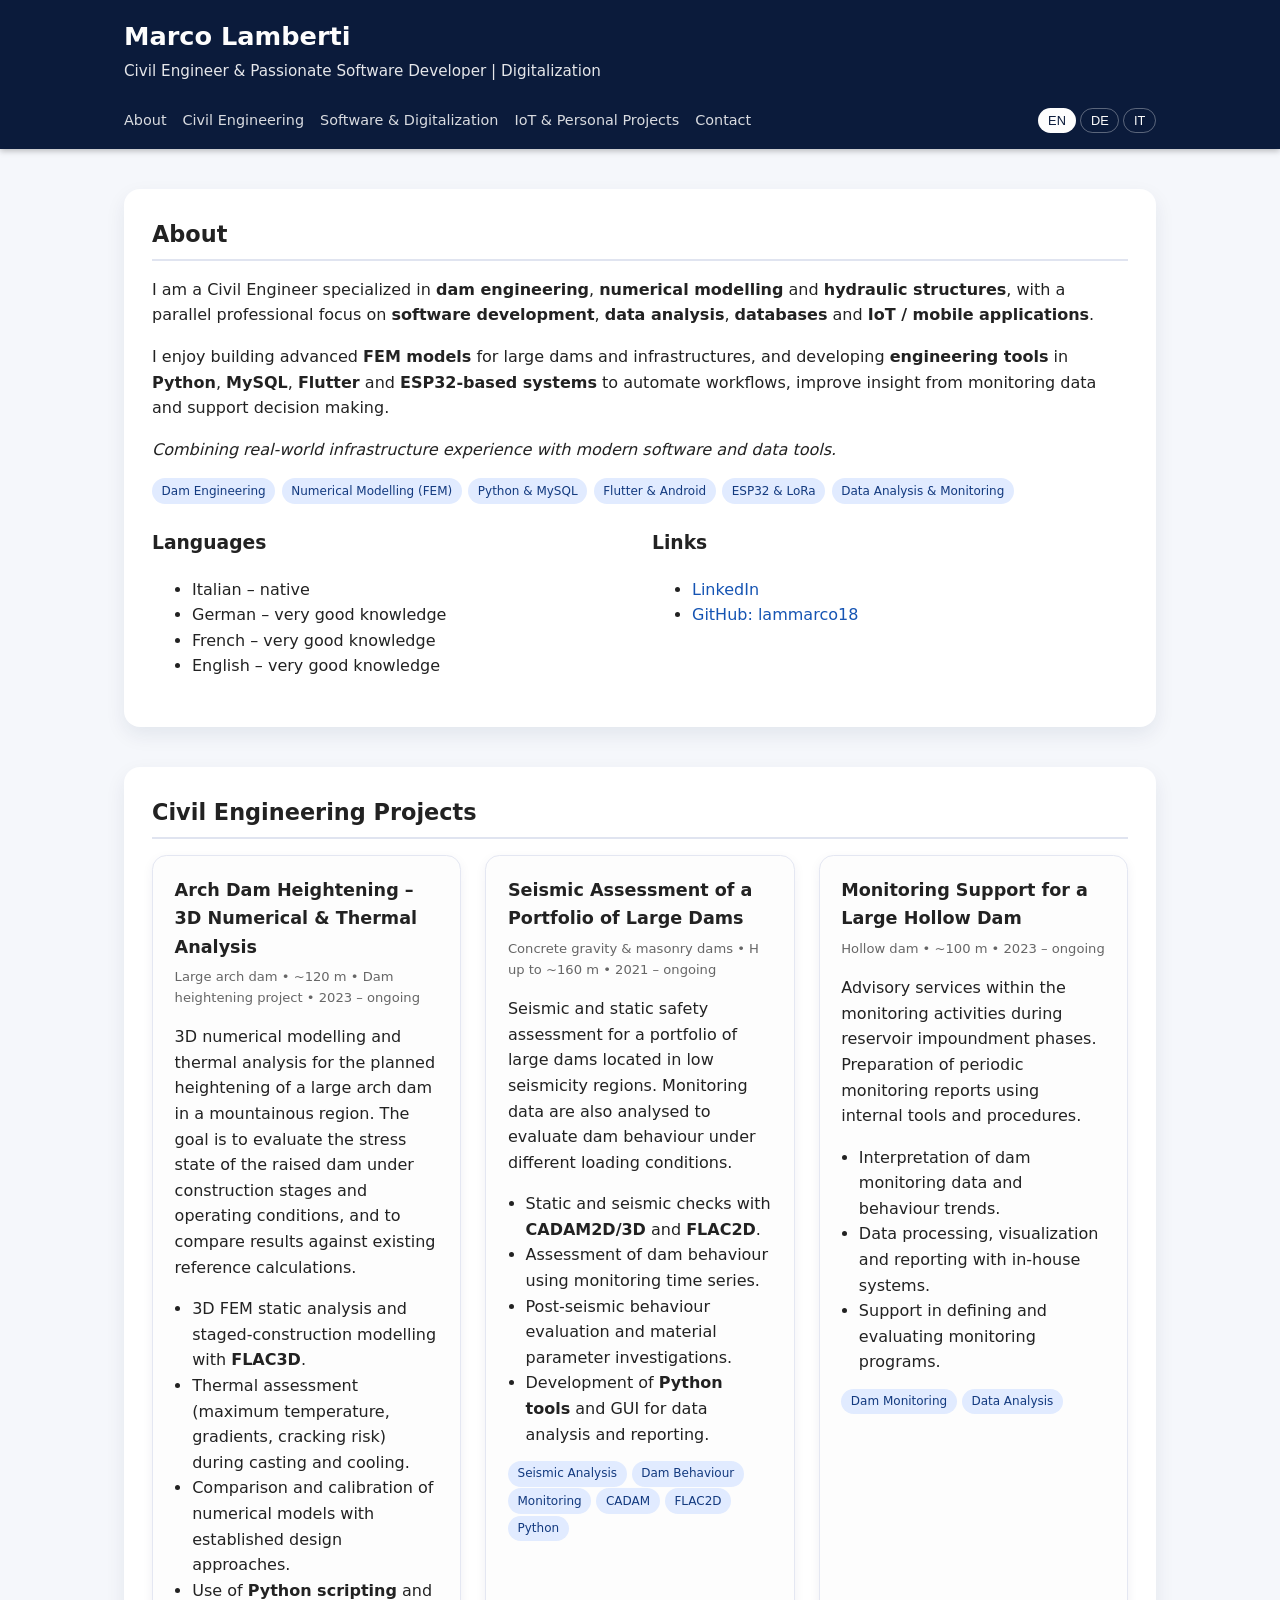
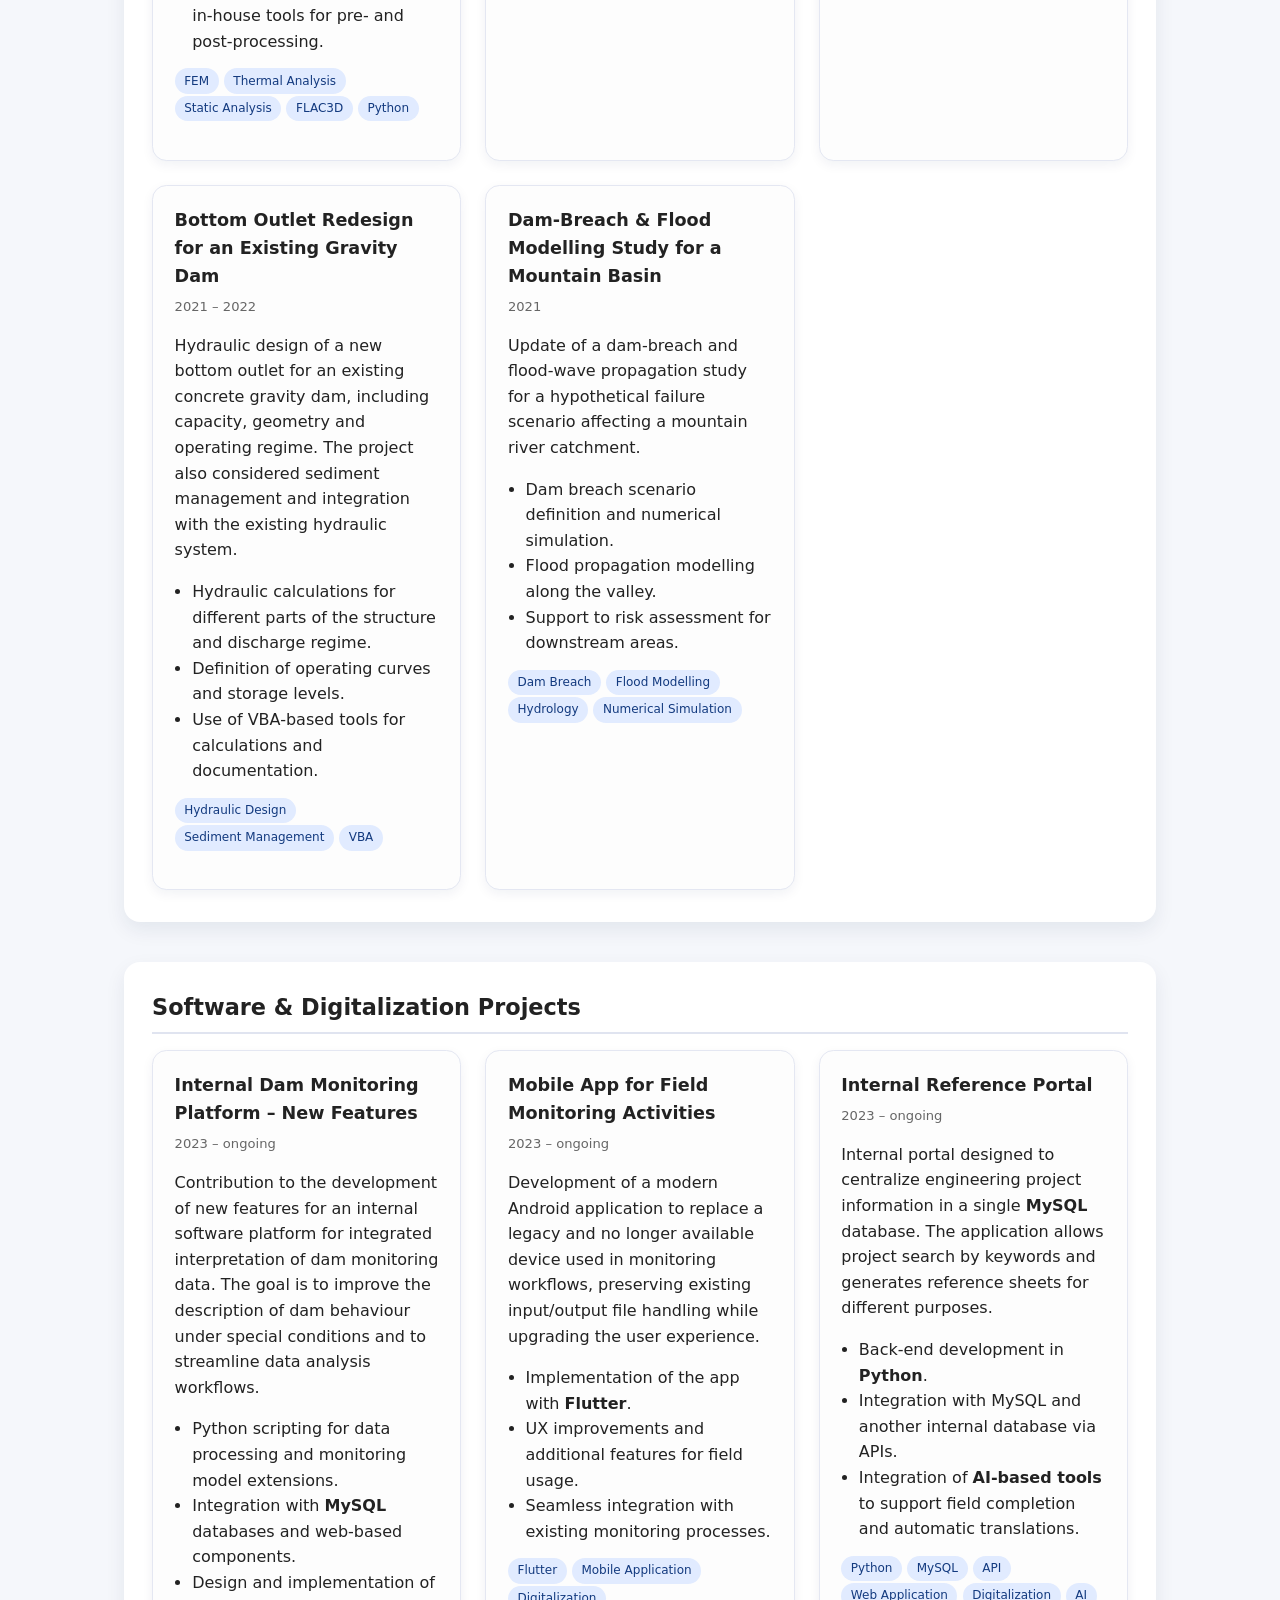
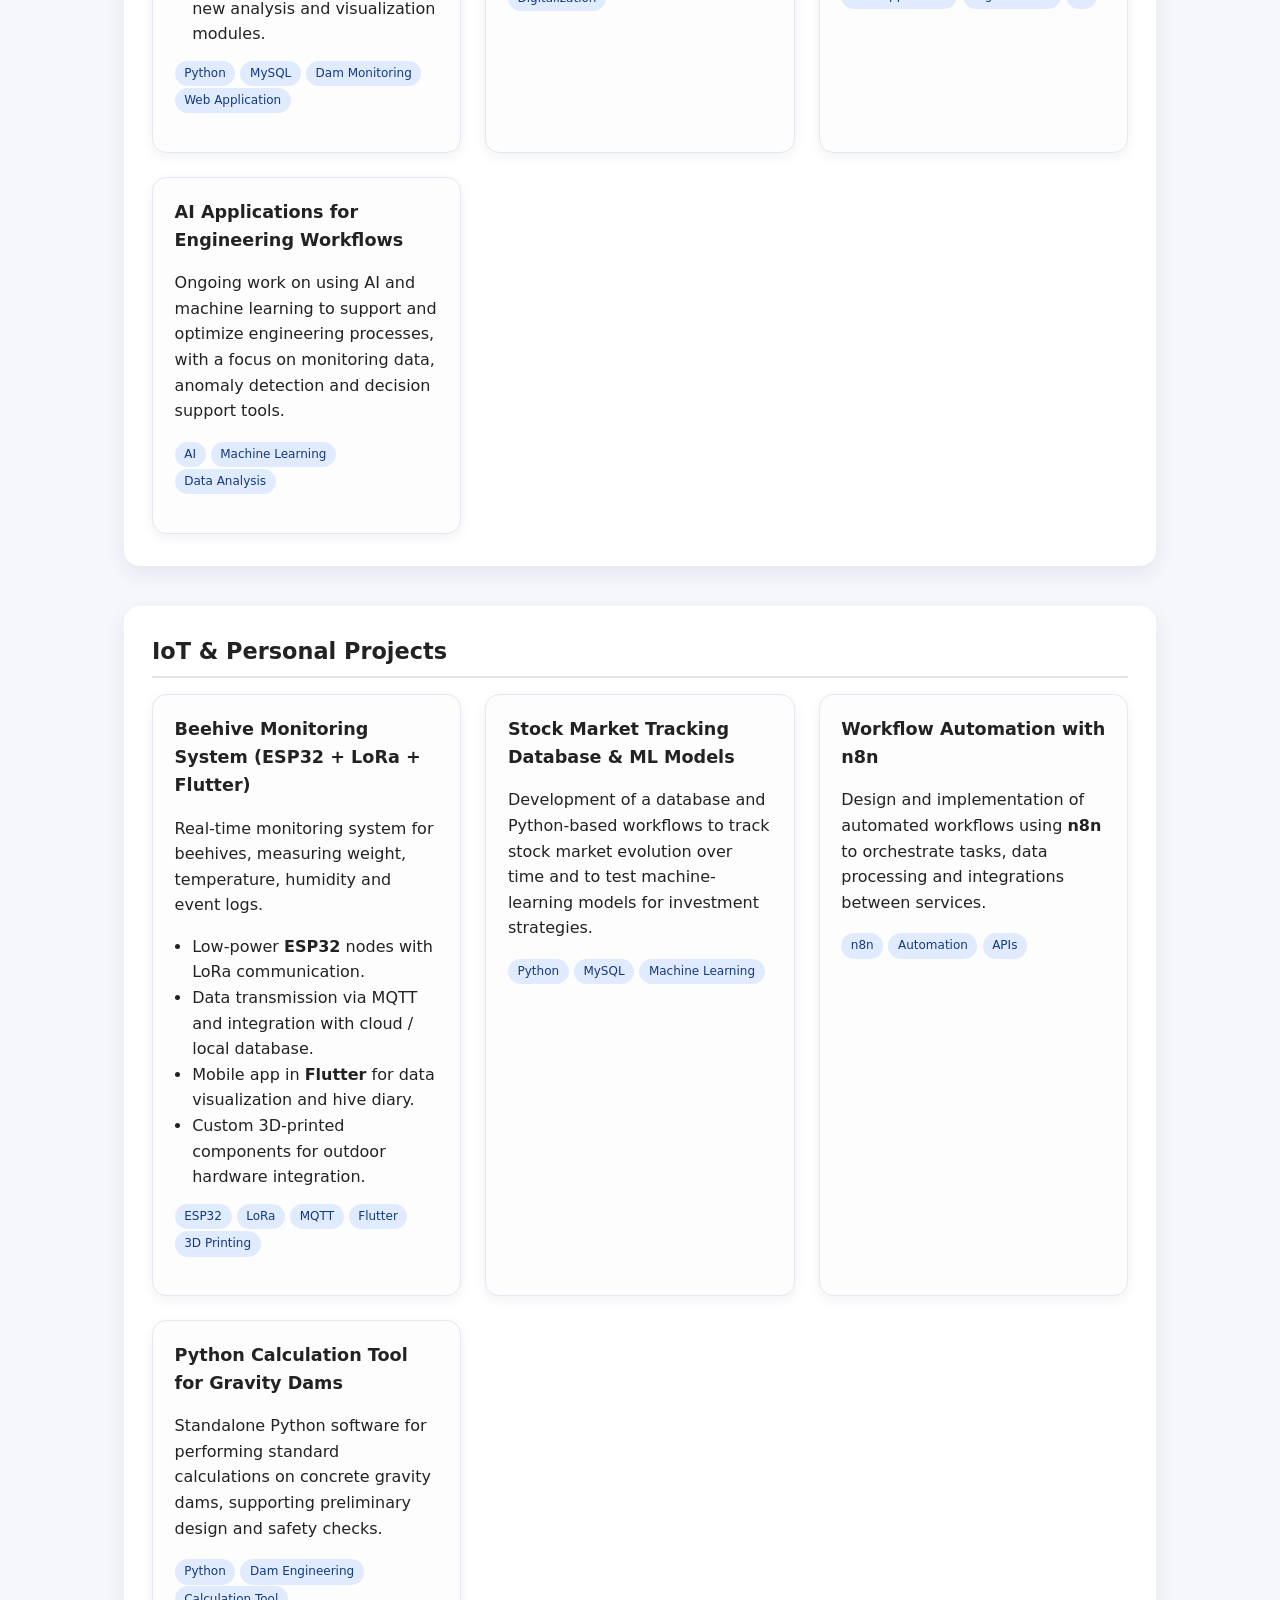
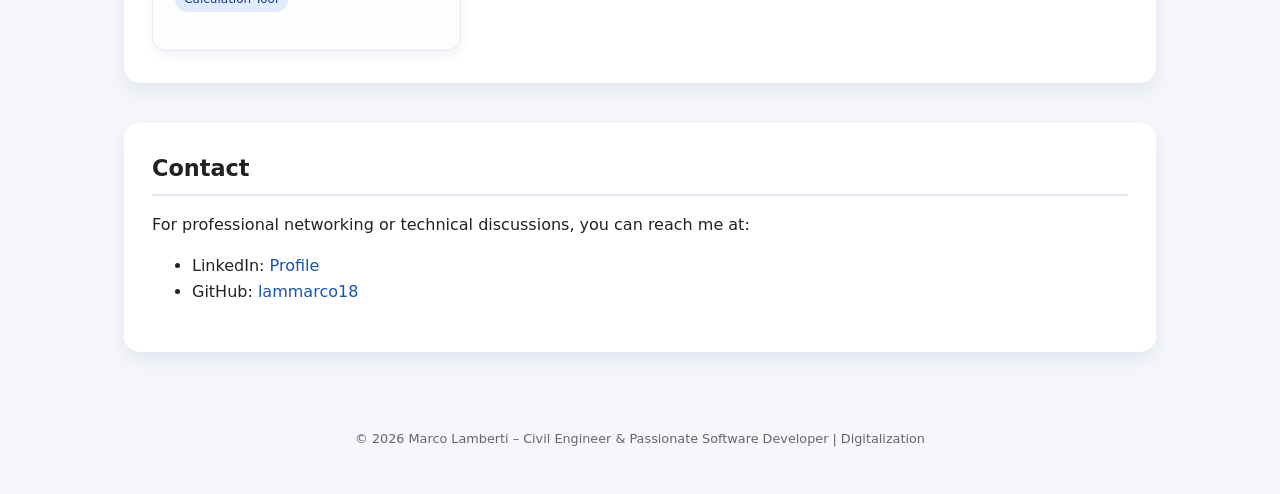
<file: index.html>
<!DOCTYPE html>
<html lang="en">
<head>
  <meta charset="UTF-8" />
  <title>Marco Lamberti – Civil Engineer & Passionate Software Developer | Digitalization</title>
  <meta name="viewport" content="width=device-width, initial-scale=1" />
  <meta name="description" content="Portfolio of Marco Lamberti, Civil Engineer specialized in dam engineering, numerical modelling and engineering software development (Python, MySQL, Flutter, IoT).">
  <link rel="stylesheet" href="style.css" />
</head>
<body>
  <header class="site-header">
    <div class="container header-inner">
      <div>
        <h1 class="site-title">Marco Lamberti</h1>
        <p class="site-subtitle">Civil Engineer &amp; Passionate Software Developer | Digitalization</p>
      </div>
      <nav class="main-nav">
        <a href="#about">About</a>
        <a href="#civil">Civil Engineering</a>
        <a href="#software">Software &amp; Digitalization</a>
        <a href="#iot">IoT &amp; Personal Projects</a>
        <a href="#contact">Contact</a>
      </nav>
      <div class="lang-switch">
        <button data-lang="en" class="lang-btn active">EN</button>
        <button data-lang="de" class="lang-btn">DE</button>
        <button data-lang="it" class="lang-btn">IT</button>
      </div>
    </div>
  </header>

  <main class="container">

    <!-- ================= ENGLISH ================= -->
    <section class="lang-section" data-lang="en">
      <section id="about" class="section-block">
        <h2>About</h2>
        <p>
          I am a Civil Engineer specialized in <strong>dam engineering</strong>, 
          <strong>numerical modelling</strong> and <strong>hydraulic structures</strong>,
          with a parallel professional focus on <strong>software development</strong>,
          <strong>data analysis</strong>, <strong>databases</strong> and 
          <strong>IoT / mobile applications</strong>.
        </p>
        <p>
          I enjoy building advanced <strong>FEM models</strong> for large dams and
          infrastructures, and developing <strong>engineering tools</strong> in 
          <strong>Python</strong>, <strong>MySQL</strong>, <strong>Flutter</strong> and 
          <strong>ESP32-based systems</strong> to automate workflows, improve insight 
          from monitoring data and support decision making.
        </p>
        <p class="tagline">
          Combining real-world infrastructure experience with modern software and data tools.
        </p>

        <div class="chips">
          <span class="chip">Dam Engineering</span>
          <span class="chip">Numerical Modelling (FEM)</span>
          <span class="chip">Python &amp; MySQL</span>
          <span class="chip">Flutter &amp; Android</span>
          <span class="chip">ESP32 &amp; LoRa</span>
          <span class="chip">Data Analysis &amp; Monitoring</span>
        </div>

        <div class="info-grid">
          <div>
            <h3>Languages</h3>
            <ul>
              <li>Italian – native</li>
              <li>German – very good knowledge</li>
              <li>French – very good knowledge</li>
              <li>English – very good knowledge</li>
            </ul>
          </div>
          <div>
            <h3>Links</h3>
            <ul>
              <li><a href="https://www.linkedin.com/in/marco-lamberti-engineer" target="_blank" rel="noopener">LinkedIn</a></li>
              <li><a href="https://github.com/lammarco18" target="_blank" rel="noopener">GitHub: lammarco18</a></li>
            </ul>
          </div>
        </div>
      </section>

      <section id="civil" class="section-block">
        <h2>Civil Engineering Projects</h2>
        <div class="card-grid">

          <article class="card">
            <h3>Arch Dam Heightening – 3D Numerical &amp; Thermal Analysis</h3>
            <p class="card-meta">Large arch dam • ~120 m • Dam heightening project • 2023 – ongoing</p>
            <p>
              3D numerical modelling and thermal analysis for the planned heightening of a 
              large arch dam in a mountainous region. The goal is to evaluate the stress state 
              of the raised dam under construction stages and operating conditions, and to compare 
              results against existing reference calculations.
            </p>
            <ul class="card-list">
              <li>3D FEM static analysis and staged-construction modelling with <strong>FLAC3D</strong>.</li>
              <li>Thermal assessment (maximum temperature, gradients, cracking risk) during casting and cooling.</li>
              <li>Comparison and calibration of numerical models with established design approaches.</li>
              <li>Use of <strong>Python scripting</strong> and in-house tools for pre- and post-processing.</li>
            </ul>
            <p class="card-tags">
              <span class="chip">FEM</span>
              <span class="chip">Thermal Analysis</span>
              <span class="chip">Static Analysis</span>
              <span class="chip">FLAC3D</span>
              <span class="chip">Python</span>
            </p>
          </article>

          <article class="card">
            <h3>Seismic Assessment of a Portfolio of Large Dams</h3>
            <p class="card-meta">Concrete gravity &amp; masonry dams • H up to ~160 m • 2021 – ongoing</p>
            <p>
              Seismic and static safety assessment for a portfolio of large dams located in 
              low seismicity regions. Monitoring data are also analysed to evaluate 
              dam behaviour under different loading conditions.
            </p>
            <ul class="card-list">
              <li>Static and seismic checks with <strong>CADAM2D/3D</strong> and <strong>FLAC2D</strong>.</li>
              <li>Assessment of dam behaviour using monitoring time series.</li>
              <li>Post-seismic behaviour evaluation and material parameter investigations.</li>
              <li>Development of <strong>Python tools</strong> and GUI for data analysis and reporting.</li>
            </ul>
            <p class="card-tags">
              <span class="chip">Seismic Analysis</span>
              <span class="chip">Dam Behaviour</span>
              <span class="chip">Monitoring</span>
              <span class="chip">CADAM</span>
              <span class="chip">FLAC2D</span>
              <span class="chip">Python</span>
            </p>
          </article>

          <article class="card">
            <h3>Monitoring Support for a Large Hollow Dam</h3>
            <p class="card-meta">Hollow dam • ~100 m • 2023 – ongoing</p>
            <p>
              Advisory services within the monitoring activities during reservoir 
              impoundment phases. Preparation of periodic monitoring reports using 
              internal tools and procedures.
            </p>
            <ul class="card-list">
              <li>Interpretation of dam monitoring data and behaviour trends.</li>
              <li>Data processing, visualization and reporting with in-house systems.</li>
              <li>Support in defining and evaluating monitoring programs.</li>
            </ul>
            <p class="card-tags">
              <span class="chip">Dam Monitoring</span>
              <span class="chip">Data Analysis</span>
            </p>
          </article>

          <article class="card">
            <h3>Bottom Outlet Redesign for an Existing Gravity Dam</h3>
            <p class="card-meta">2021 – 2022</p>
            <p>
              Hydraulic design of a new bottom outlet for an existing concrete gravity dam, 
              including capacity, geometry and operating regime. The project also considered 
              sediment management and integration with the existing hydraulic system.
            </p>
            <ul class="card-list">
              <li>Hydraulic calculations for different parts of the structure and discharge regime.</li>
              <li>Definition of operating curves and storage levels.</li>
              <li>Use of VBA-based tools for calculations and documentation.</li>
            </ul>
            <p class="card-tags">
              <span class="chip">Hydraulic Design</span>
              <span class="chip">Sediment Management</span>
              <span class="chip">VBA</span>
            </p>
          </article>

          <article class="card">
            <h3>Dam-Breach &amp; Flood Modelling Study for a Mountain Basin</h3>
            <p class="card-meta">2021</p>
            <p>
              Update of a dam-breach and flood-wave propagation study for a hypothetical 
              failure scenario affecting a mountain river catchment.
            </p>
            <ul class="card-list">
              <li>Dam breach scenario definition and numerical simulation.</li>
              <li>Flood propagation modelling along the valley.</li>
              <li>Support to risk assessment for downstream areas.</li>
            </ul>
            <p class="card-tags">
              <span class="chip">Dam Breach</span>
              <span class="chip">Flood Modelling</span>
              <span class="chip">Hydrology</span>
              <span class="chip">Numerical Simulation</span>
            </p>
          </article>

        </div>
      </section>

      <section id="software" class="section-block">
        <h2>Software &amp; Digitalization Projects</h2>
        <div class="card-grid">

          <article class="card">
            <h3>Internal Dam Monitoring Platform – New Features</h3>
            <p class="card-meta">2023 – ongoing</p>
            <p>
              Contribution to the development of new features for an internal software 
              platform for integrated interpretation of dam monitoring data. The goal is to 
              improve the description of dam behaviour under special conditions and to 
              streamline data analysis workflows.
            </p>
            <ul class="card-list">
              <li>Python scripting for data processing and monitoring model extensions.</li>
              <li>Integration with <strong>MySQL</strong> databases and web-based components.</li>
              <li>Design and implementation of new analysis and visualization modules.</li>
            </ul>
            <p class="card-tags">
              <span class="chip">Python</span>
              <span class="chip">MySQL</span>
              <span class="chip">Dam Monitoring</span>
              <span class="chip">Web Application</span>
            </p>
          </article>

          <article class="card">
            <h3>Mobile App for Field Monitoring Activities</h3>
            <p class="card-meta">2023 – ongoing</p>
            <p>
              Development of a modern Android application to replace a legacy and 
              no longer available device used in monitoring workflows, preserving 
              existing input/output file handling while upgrading the user experience.
            </p>
            <ul class="card-list">
              <li>Implementation of the app with <strong>Flutter</strong>.</li>
              <li>UX improvements and additional features for field usage.</li>
              <li>Seamless integration with existing monitoring processes.</li>
            </ul>
            <p class="card-tags">
              <span class="chip">Flutter</span>
              <span class="chip">Mobile Application</span>
              <span class="chip">Digitalization</span>
            </p>
          </article>

          <article class="card">
            <h3>Internal Reference Portal</h3>
            <p class="card-meta">2023 – ongoing</p>
            <p>
              Internal portal designed to centralize engineering project information in a single 
              <strong>MySQL</strong> database. The application allows project search by 
              keywords and generates reference sheets for different purposes.
            </p>
            <ul class="card-list">
              <li>Back-end development in <strong>Python</strong>.</li>
              <li>Integration with MySQL and another internal database via APIs.</li>
              <li>Integration of <strong>AI-based tools</strong> to support field completion and automatic translations.</li>
            </ul>
            <p class="card-tags">
              <span class="chip">Python</span>
              <span class="chip">MySQL</span>
              <span class="chip">API</span>
              <span class="chip">Web Application</span>
              <span class="chip">Digitalization</span>
              <span class="chip">AI</span>
            </p>
          </article>

          <article class="card">
            <h3>AI Applications for Engineering Workflows</h3>
            <p>
              Ongoing work on using AI and machine learning to support and optimize 
              engineering processes, with a focus on monitoring data, anomaly detection 
              and decision support tools.
            </p>
            <p class="card-tags">
              <span class="chip">AI</span>
              <span class="chip">Machine Learning</span>
              <span class="chip">Data Analysis</span>
            </p>
          </article>

        </div>
      </section>

      <section id="iot" class="section-block">
        <h2>IoT &amp; Personal Projects</h2>
        <div class="card-grid">

          <article class="card">
            <h3>Beehive Monitoring System (ESP32 + LoRa + Flutter)</h3>
            <p>
              Real-time monitoring system for beehives, measuring weight, temperature, 
              humidity and event logs.
            </p>
            <ul class="card-list">
              <li>Low-power <strong>ESP32</strong> nodes with LoRa communication.</li>
              <li>Data transmission via MQTT and integration with cloud / local database.</li>
              <li>Mobile app in <strong>Flutter</strong> for data visualization and hive diary.</li>
              <li>Custom 3D-printed components for outdoor hardware integration.</li>
            </ul>
            <p class="card-tags">
              <span class="chip">ESP32</span>
              <span class="chip">LoRa</span>
              <span class="chip">MQTT</span>
              <span class="chip">Flutter</span>
              <span class="chip">3D Printing</span>
            </p>
          </article>

          <article class="card">
            <h3>Stock Market Tracking Database &amp; ML Models</h3>
            <p>
              Development of a database and Python-based workflows to track stock market 
              evolution over time and to test machine-learning models for investment strategies.
            </p>
            <p class="card-tags">
              <span class="chip">Python</span>
              <span class="chip">MySQL</span>
              <span class="chip">Machine Learning</span>
            </p>
          </article>

          <article class="card">
            <h3>Workflow Automation with n8n</h3>
            <p>
              Design and implementation of automated workflows using <strong>n8n</strong> 
              to orchestrate tasks, data processing and integrations between services.
            </p>
            <p class="card-tags">
              <span class="chip">n8n</span>
              <span class="chip">Automation</span>
              <span class="chip">APIs</span>
            </p>
          </article>

          <article class="card">
            <h3>Python Calculation Tool for Gravity Dams</h3>
            <p>
              Standalone Python software for performing standard calculations on concrete 
              gravity dams, supporting preliminary design and safety checks.
            </p>
            <p class="card-tags">
              <span class="chip">Python</span>
              <span class="chip">Dam Engineering</span>
              <span class="chip">Calculation Tool</span>
            </p>
          </article>

        </div>
      </section>

      <section id="contact" class="section-block">
        <h2>Contact</h2>
        <p>
          For professional networking or technical discussions, you can reach me at:
        </p>
        <ul>
          <li>LinkedIn: <a href="https://www.linkedin.com/in/marco-lamberti-engineer" target="_blank" rel="noopener">Profile</a></li>
          <li>GitHub: <a href="https://github.com/lammarco18" target="_blank" rel="noopener">lammarco18</a></li>
        </ul>
      </section>
    </section>

    <!-- ================= DEUTSCH ================= -->
    <section class="lang-section hidden" data-lang="de">
      <section id="about-de" class="section-block">
        <h2>Über mich</h2>
        <p>
          Ich bin Bauingenieur mit Spezialisierung auf <strong>Talsperren</strong>, 
          <strong>numerische Modellierung</strong> und <strong>hydraulische Bauwerke</strong>
          und verfolge parallel eine zweite Laufbahn im Bereich 
          <strong>Softwareentwicklung</strong>, <strong>Datenanalyse</strong>, 
          <strong>Datenbanken</strong> sowie <strong>IoT- und Mobile-Anwendungen</strong>.
        </p>
        <p>
          Ich verbinde praktische Erfahrungen aus Projekten an realen Infrastrukturen mit 
          modernen Werkzeugen wie <strong>Python</strong>, <strong>MySQL</strong>, 
          <strong>Flutter</strong> und <strong>ESP32</strong>, um Arbeitsabläufe zu 
          automatisieren und Monitoringdaten besser zu nutzen.
        </p>

        <h3>Sprachkenntnisse</h3>
        <ul>
          <li>Italienisch – Muttersprache</li>
          <li>Deutsch – Sehr gute Kenntnisse</li>
          <li>Französisch – Sehr gute Kenntnisse</li>
          <li>Englisch – Sehr gute Kenntnisse</li>
        </ul>
      </section>

      <section id="civil-de" class="section-block">
        <h2>Referenzen – Bauingenieurwesen</h2>
        <ul>
          <li><strong>Erhöhung einer Bogenstaumauer</strong> – 3D-FEM- und thermische Nachweise mit FLAC3D.</li>
          <li><strong>Seismische Nachweise für ein Portfolio grosser Talsperren</strong> – statische, seismische und Monitoring-Analysen mit CADAM und FLAC2D.</li>
          <li><strong>Monitoring-Unterstützung für eine grosse Hohlstaumauer</strong> – Auswertung von Monitoringdaten und Berichterstellung.</li>
          <li><strong>Neuauslegung eines Grundablasses</strong> – hydraulische Berechnungen und Sedimentbewirtschaftung.</li>
          <li><strong>Dammbruch- und Flutwellensimulation für ein Gebirgseinzugsgebiet</strong> – Aktualisierung von Modellen und Szenarien.</li>
        </ul>
      </section>

      <section id="software-de" class="section-block">
        <h2>Software &amp; Digitalisierung</h2>
        <ul>
          <li>Mitentwicklung neuer Funktionen einer internen Monitoring-Plattform (Python, MySQL, Webanwendung).</li>
          <li>Entwicklung einer mobilen App für Monitoring-Einsätze im Feld (Flutter, Android).</li>
          <li>Aufbau eines internen Referenzportals für Projektwissen (Python, MySQL, API, KI-Unterstützung).</li>
          <li>Entwicklung von KI-Anwendungen zur Unterstützung und Optimierung von Ingenieurprozessen.</li>
        </ul>
      </section>

      <section id="iot-de" class="section-block">
        <h2>IoT &amp; persönliche Projekte</h2>
        <ul>
          <li>IoT-System für <strong>Bienenstock-Monitoring</strong> (ESP32, LoRa, MQTT, Flutter, 3D-Druck).</li>
          <li>Datenbank und Workflows zur <strong>Aktienmarkt-Analyse</strong> mit ML-Modellen.</li>
          <li><strong>Workflow-Automatisierung</strong> mit n8n.</li>
          <li>Python-Software für <strong>Berechnungen von Gewichtsdämmen</strong>.</li>
        </ul>
      </section>

      <section id="contact-de" class="section-block">
        <h2>Kontakt</h2>
        <p>
          Für berufliches Networking oder technischen Austausch erreichen Sie mich unter:
        </p>
        <ul>
          <li>LinkedIn: <a href="https://www.linkedin.com/in/marco-lamberti-engineer" target="_blank" rel="noopener">Profil</a></li>
          <li>GitHub: <a href="https://github.com/lammarco18" target="_blank" rel="noopener">lammarco18</a></li>
        </ul>
      </section>
    </section>

    <!-- ================= ITALIANO ================= -->
    <section class="lang-section hidden" data-lang="it">
      <section id="about-it" class="section-block">
        <h2>Chi sono</h2>
        <p>
          Sono un Ingegnere Civile specializzato in <strong>ingegneria delle dighe</strong>, 
          <strong>modellazione numerica</strong> e <strong>opere idrauliche</strong>, con una 
          seconda anima professionale nello <strong>sviluppo software</strong>, 
          <strong>analisi dati</strong>, <strong>basi di dati</strong> e 
          <strong>applicazioni IoT e mobile</strong>.
        </p>
        <p>
          Unisco esperienza su progetti reali (dighe, infrastrutture idrauliche) con strumenti 
          moderni come <strong>Python</strong>, <strong>MySQL</strong>, <strong>Flutter</strong> 
          ed <strong>ESP32</strong>, creando strumenti che automatizzano i flussi di lavoro e 
          valorizzano i dati di monitoraggio.
        </p>

        <h3>Lingue</h3>
        <ul>
          <li>Italiano – madrelingua</li>
          <li>Tedesco – ottime conoscenze</li>
          <li>Francese – ottime conoscenze</li>
          <li>Inglese – ottime conoscenze</li>
        </ul>
      </section>

      <section id="civil-it" class="section-block">
        <h2>Progetti di Ingegneria Civile</h2>
        <ul>
          <li><strong>Innalzamento di una diga ad arco</strong> – Modellazione 3D FEM e verifiche statiche e termiche con FLAC3D.</li>
          <li><strong>Verifiche sismiche di un portafoglio di grandi dighe</strong> – Analisi statiche, sismiche e dei dati di monitoraggio.</li>
          <li><strong>Supporto al monitoraggio di una grande diga a gravità cava</strong> – Interpretazione dei dati e redazione di rapporti periodici.</li>
          <li><strong>Ridisegno dello scarico di fondo di una diga</strong> – Progetto idraulico, capacità di scarico e gestione sedimenti.</li>
          <li><strong>Studio di rottura diga e propagazione dell’onda di piena</strong> per un bacino montano.</li>
        </ul>
      </section>

      <section id="software-it" class="section-block">
        <h2>Software &amp; Digitalizzazione</h2>
        <ul>
          <li>Sviluppo di nuove funzionalità per una piattaforma interna di monitoraggio dighe (Python, MySQL, web).</li>
          <li>Sviluppo di una app Android per le attività di monitoraggio in campo (Flutter).</li>
          <li>Sviluppo di un portale interno di referenze per progetti di ingegneria (Python, MySQL, API, strumenti IA).</li>
          <li>Applicazioni di <strong>AI</strong> per ottimizzare processi nel campo dell’ingegneria.</li>
        </ul>
      </section>

      <section id="iot-it" class="section-block">
        <h2>IoT &amp; Progetti Personali</h2>
        <ul>
          <li>Sistema di <strong>monitoraggio arnie</strong> (ESP32, LoRa, MQTT, Flutter, componenti stampati in 3D).</li>
          <li>Database e workflow per <strong>analisi del mercato azionario</strong> con modelli ML.</li>
          <li><strong>Automazione di task</strong> con n8n.</li>
          <li>Software di calcolo per <strong>dighe a gravità</strong> in Python.</li>
        </ul>
      </section>

      <section id="contact-it" class="section-block">
        <h2>Contatti</h2>
        <p>
          Per networking professionale o discussioni tecniche, puoi contattarmi a:
        </p>
        <ul>
          <li>LinkedIn: <a href="https://www.linkedin.com/in/marco-lamberti-engineer" target="_blank" rel="noopener">Profilo</a></li>
          <li>GitHub: <a href="https://github.com/lammarco18" target="_blank" rel="noopener">lammarco18</a></li>
        </ul>
      </section>
    </section>

  </main>

  <footer class="site-footer">
    <div class="container">
      <p>&copy; <span id="year"></span> Marco Lamberti – Civil Engineer &amp; Passionate Software Developer | Digitalization</p>
    </div>
  </footer>

  <script>
    // Language switching
    const langButtons = document.querySelectorAll('.lang-btn');
    const langSections = document.querySelectorAll('.lang-section');

    langButtons.forEach(btn => {
      btn.addEventListener('click', () => {
        const lang = btn.getAttribute('data-lang');
        langButtons.forEach(b => b.classList.remove('active'));
        btn.classList.add('active');
        langSections.forEach(section => {
          if (section.getAttribute('data-lang') === lang) {
            section.classList.remove('hidden');
          } else {
            section.classList.add('hidden');
          }
        });
      });
    });

    // Year in footer
    document.getElementById('year').textContent = new Date().getFullYear();
  </script>
</body>
</html>
</file>
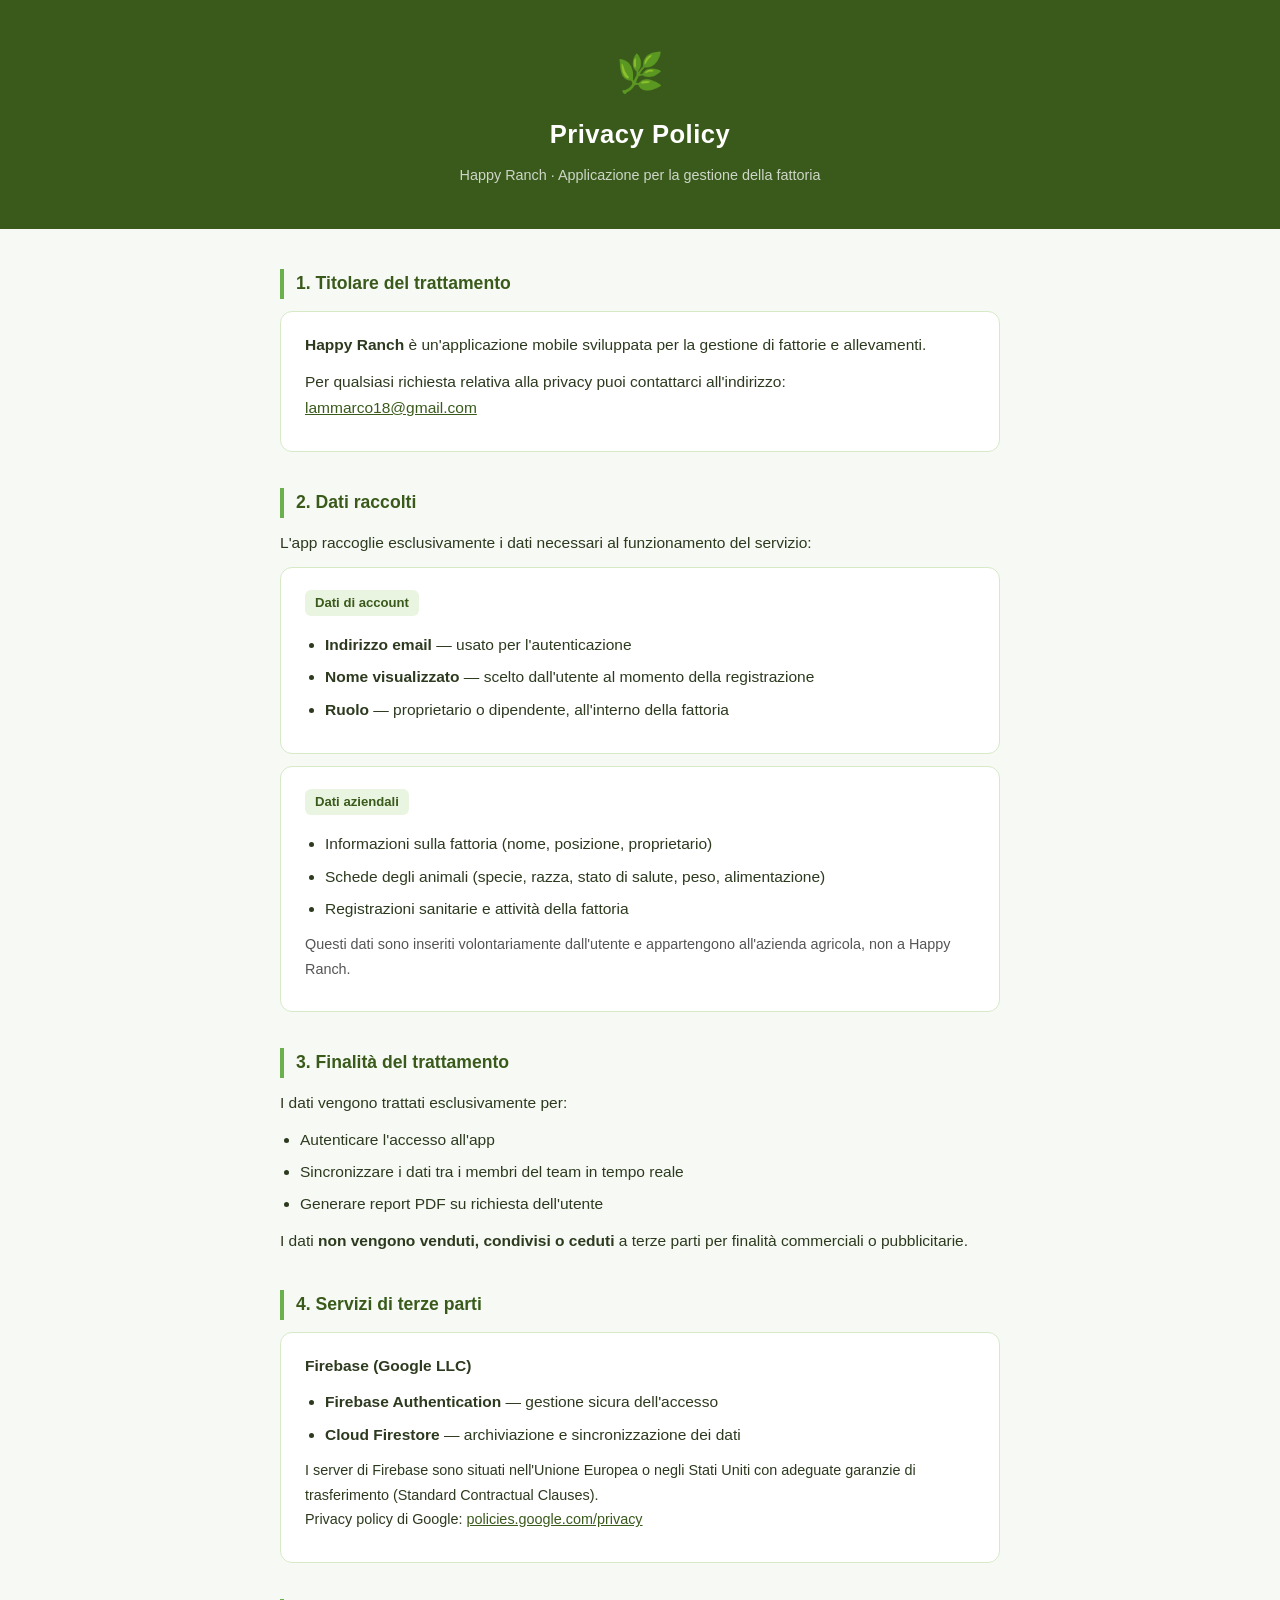
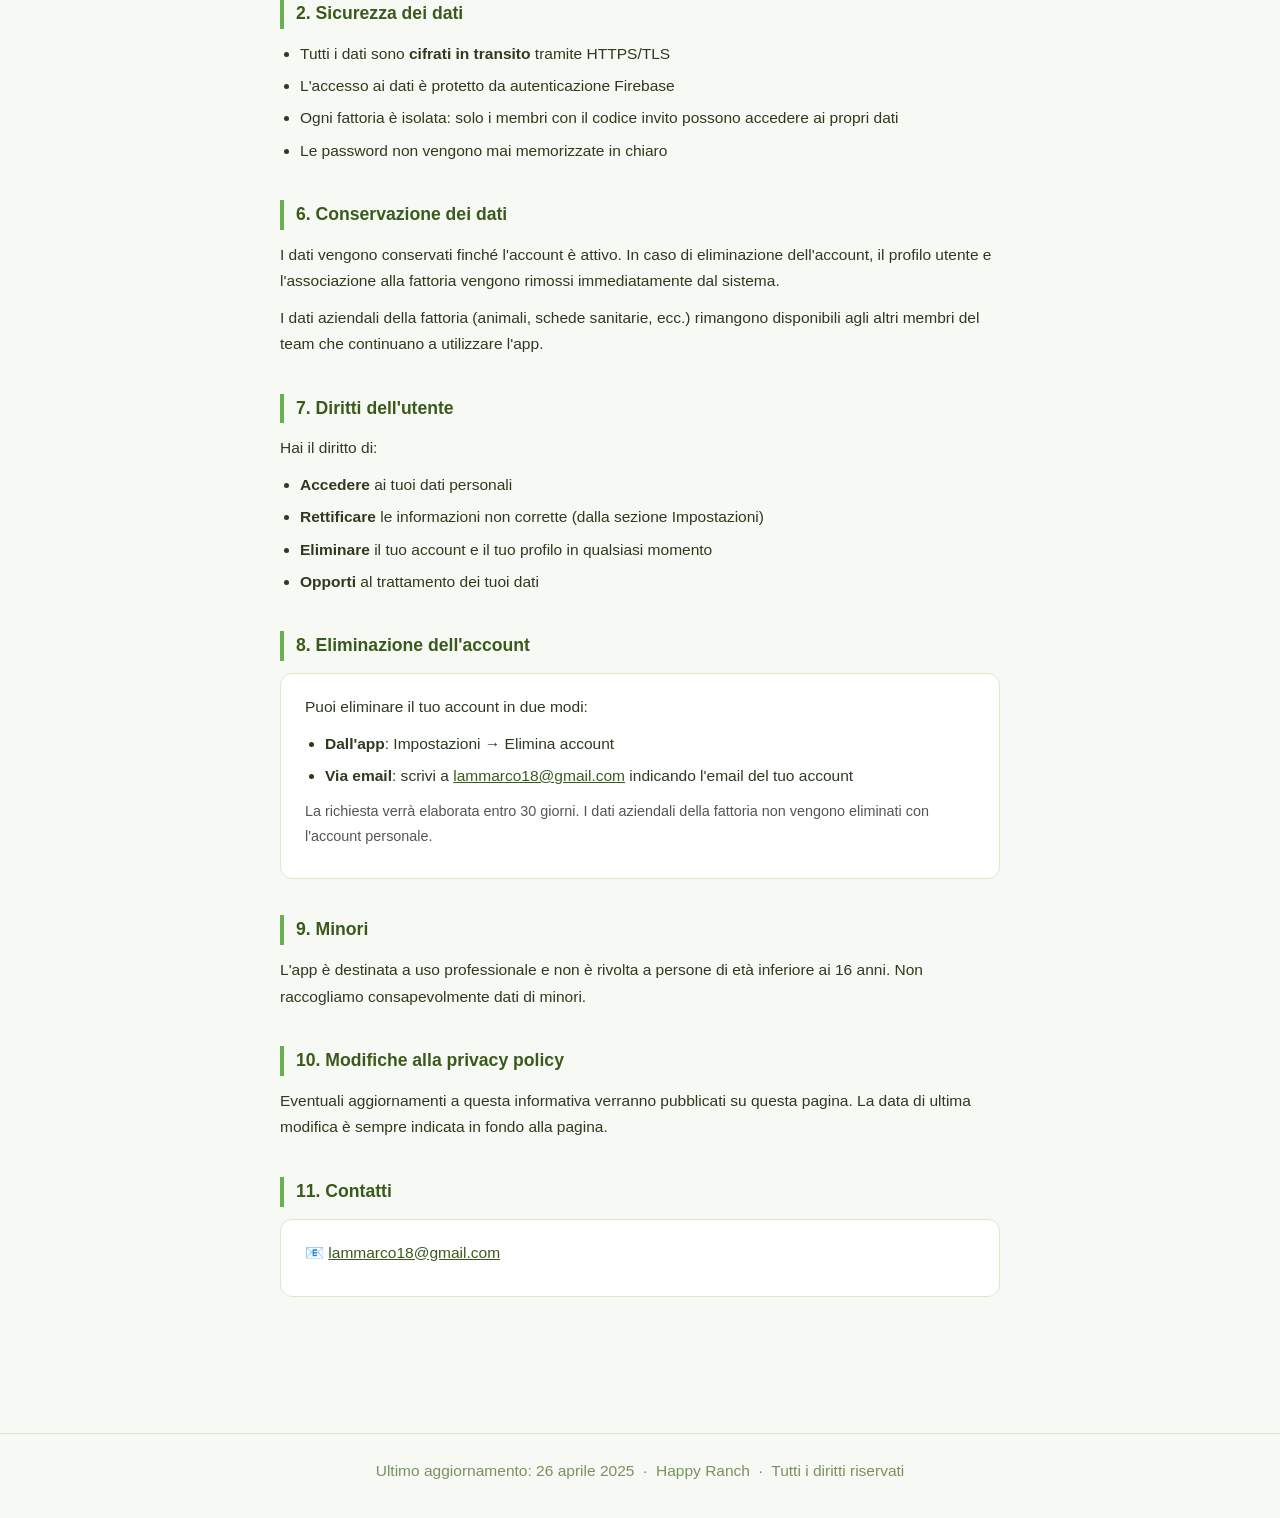
<file: happy-ranch/privacy-policy.html>
<!DOCTYPE html>
<html lang="it">
<head>
  <meta charset="UTF-8" />
  <meta name="viewport" content="width=device-width, initial-scale=1.0" />
  <title>Privacy Policy – Happy Ranch</title>
  <style>
    *, *::before, *::after { box-sizing: border-box; margin: 0; padding: 0; }

    body {
      font-family: -apple-system, BlinkMacSystemFont, 'Segoe UI', Roboto, sans-serif;
      background: #f7faf4;
      color: #2d3a1f;
      line-height: 1.7;
    }

    header {
      background: #3a5a1c;
      color: #fff;
      padding: 40px 24px 32px;
      text-align: center;
    }
    header .logo { font-size: 2.4rem; margin-bottom: 8px; }
    header h1 { font-size: 1.6rem; font-weight: 700; letter-spacing: 0.5px; }
    header p  { font-size: 0.9rem; opacity: 0.75; margin-top: 6px; }

    main {
      max-width: 760px;
      margin: 40px auto;
      padding: 0 20px 60px;
    }

    section { margin-bottom: 36px; }

    h2 {
      font-size: 1.1rem;
      font-weight: 700;
      color: #3a5a1c;
      border-left: 4px solid #6ab04c;
      padding-left: 12px;
      margin-bottom: 12px;
    }

    p { margin-bottom: 10px; font-size: 0.97rem; }

    ul {
      margin: 8px 0 10px 20px;
      font-size: 0.97rem;
    }
    ul li { margin-bottom: 6px; }

    .card {
      background: #fff;
      border: 1px solid #d6eac8;
      border-radius: 12px;
      padding: 20px 24px;
      margin-top: 10px;
    }

    .badge {
      display: inline-block;
      background: #eaf5e1;
      color: #3a5a1c;
      border-radius: 6px;
      padding: 2px 10px;
      font-size: 0.82rem;
      font-weight: 600;
      margin-bottom: 8px;
    }

    a { color: #3a5a1c; }

    footer {
      text-align: center;
      padding: 24px;
      font-size: 0.82rem;
      color: #7a9060;
      border-top: 1px solid #d6eac8;
    }
  </style>
</head>
<body>

<header>
  <div class="logo">🌿</div>
  <h1>Privacy Policy</h1>
  <p>Happy Ranch · Applicazione per la gestione della fattoria</p>
</header>

<main>

  <section>
    <h2>1. Titolare del trattamento</h2>
    <div class="card">
      <p><strong>Happy Ranch</strong> è un'applicazione mobile sviluppata per la gestione di fattorie e allevamenti.</p>
      <p>Per qualsiasi richiesta relativa alla privacy puoi contattarci all'indirizzo:<br>
         <a href="mailto:lammarco18@gmail.com">lammarco18@gmail.com</a></p>
    </div>
  </section>

  <section>
    <h2>2. Dati raccolti</h2>
    <p>L'app raccoglie esclusivamente i dati necessari al funzionamento del servizio:</p>

    <div class="card">
      <span class="badge">Dati di account</span>
      <ul>
        <li><strong>Indirizzo email</strong> — usato per l'autenticazione</li>
        <li><strong>Nome visualizzato</strong> — scelto dall'utente al momento della registrazione</li>
        <li><strong>Ruolo</strong> — proprietario o dipendente, all'interno della fattoria</li>
      </ul>
    </div>

    <div class="card" style="margin-top:12px">
      <span class="badge">Dati aziendali</span>
      <ul>
        <li>Informazioni sulla fattoria (nome, posizione, proprietario)</li>
        <li>Schede degli animali (specie, razza, stato di salute, peso, alimentazione)</li>
        <li>Registrazioni sanitarie e attività della fattoria</li>
      </ul>
      <p style="margin-top:8px; font-size:0.9rem; color:#555;">
        Questi dati sono inseriti volontariamente dall'utente e appartengono all'azienda agricola, non a Happy Ranch.
      </p>
    </div>
  </section>

  <section>
    <h2>3. Finalità del trattamento</h2>
    <p>I dati vengono trattati esclusivamente per:</p>
    <ul>
      <li>Autenticare l'accesso all'app</li>
      <li>Sincronizzare i dati tra i membri del team in tempo reale</li>
      <li>Generare report PDF su richiesta dell'utente</li>
    </ul>
    <p>I dati <strong>non vengono venduti, condivisi o ceduti</strong> a terze parti per finalità commerciali o pubblicitarie.</p>
  </section>

  <section>
    <h2>4. Servizi di terze parti</h2>
    <div class="card">
      <p><strong>Firebase (Google LLC)</strong></p>
      <ul>
        <li><strong>Firebase Authentication</strong> — gestione sicura dell'accesso</li>
        <li><strong>Cloud Firestore</strong> — archiviazione e sincronizzazione dei dati</li>
      </ul>
      <p style="margin-top:8px; font-size:0.9rem;">
        I server di Firebase sono situati nell'Unione Europea o negli Stati Uniti con adeguate garanzie di trasferimento (Standard Contractual Clauses).
        <br>Privacy policy di Google: <a href="https://policies.google.com/privacy" target="_blank">policies.google.com/privacy</a>
      </p>
    </div>
  </section>

  <section>
    <h2>2. Sicurezza dei dati</h2>
    <ul>
      <li>Tutti i dati sono <strong>cifrati in transito</strong> tramite HTTPS/TLS</li>
      <li>L'accesso ai dati è protetto da autenticazione Firebase</li>
      <li>Ogni fattoria è isolata: solo i membri con il codice invito possono accedere ai propri dati</li>
      <li>Le password non vengono mai memorizzate in chiaro</li>
    </ul>
  </section>

  <section>
    <h2>6. Conservazione dei dati</h2>
    <p>I dati vengono conservati finché l'account è attivo. In caso di eliminazione dell'account, il profilo utente e l'associazione alla fattoria vengono rimossi immediatamente dal sistema.</p>
    <p>I dati aziendali della fattoria (animali, schede sanitarie, ecc.) rimangono disponibili agli altri membri del team che continuano a utilizzare l'app.</p>
  </section>

  <section>
    <h2>7. Diritti dell'utente</h2>
    <p>Hai il diritto di:</p>
    <ul>
      <li><strong>Accedere</strong> ai tuoi dati personali</li>
      <li><strong>Rettificare</strong> le informazioni non corrette (dalla sezione Impostazioni)</li>
      <li><strong>Eliminare</strong> il tuo account e il tuo profilo in qualsiasi momento</li>
      <li><strong>Opporti</strong> al trattamento dei tuoi dati</li>
    </ul>
  </section>

  <section>
    <h2>8. Eliminazione dell'account</h2>
    <div class="card">
      <p>Puoi eliminare il tuo account in due modi:</p>
      <ul>
        <li><strong>Dall'app</strong>: Impostazioni → Elimina account</li>
        <li><strong>Via email</strong>: scrivi a <a href="mailto:lammarco18@gmail.com">lammarco18@gmail.com</a> indicando l'email del tuo account</li>
      </ul>
      <p style="margin-top:8px; font-size:0.9rem; color:#555;">
        La richiesta verrà elaborata entro 30 giorni. I dati aziendali della fattoria non vengono eliminati con l'account personale.
      </p>
    </div>
  </section>

  <section>
    <h2>9. Minori</h2>
    <p>L'app è destinata a uso professionale e non è rivolta a persone di età inferiore ai 16 anni. Non raccogliamo consapevolmente dati di minori.</p>
  </section>

  <section>
    <h2>10. Modifiche alla privacy policy</h2>
    <p>Eventuali aggiornamenti a questa informativa verranno pubblicati su questa pagina. La data di ultima modifica è sempre indicata in fondo alla pagina.</p>
  </section>

  <section>
    <h2>11. Contatti</h2>
    <div class="card">
      <p>📧 <a href="mailto:lammarco18@gmail.com">lammarco18@gmail.com</a></p>
    </div>
  </section>

</main>

<footer>
  <p>Ultimo aggiornamento: 26 aprile 2025 &nbsp;·&nbsp; Happy Ranch &nbsp;·&nbsp; Tutti i diritti riservati</p>
</footer>

</body>
</html>
</file>
<file: style.css>
* {
  box-sizing: border-box;
}

body {
  margin: 0;
  font-family: system-ui, -apple-system, BlinkMacSystemFont, "Segoe UI", sans-serif;
  background: #f5f7fb;
  color: #222;
  line-height: 1.6;
}

a {
  color: #1554b3;
  text-decoration: none;
}

a:hover {
  text-decoration: underline;
}

.container {
  max-width: 1080px;
  margin: 0 auto;
  padding: 0 1.5rem;
}

/* Header */

.site-header {
  background: #0b1b3b;
  color: #fdfdfd;
  padding: 1rem 0;
  box-shadow: 0 2px 6px rgba(0,0,0,0.25);
  position: sticky;
  top: 0;
  z-index: 10;
}

.header-inner {
  display: flex;
  align-items: center;
  gap: 1.5rem;
  flex-wrap: wrap;
  justify-content: space-between;
}

.site-title {
  margin: 0;
  font-size: 1.6rem;
}

.site-subtitle {
  margin: 0.15rem 0 0;
  font-size: 0.95rem;
  opacity: 0.9;
}

.main-nav {
  display: flex;
  gap: 1rem;
  font-size: 0.9rem;
  flex-wrap: wrap;
}

.main-nav a {
  color: #fdfdfd;
  opacity: 0.85;
}

.main-nav a:hover {
  opacity: 1;
}

.lang-switch {
  display: flex;
  gap: 0.25rem;
}

.lang-btn {
  border: 1px solid #fdfdfd55;
  background: transparent;
  color: #fdfdfd;
  padding: 0.25rem 0.6rem;
  border-radius: 999px;
  font-size: 0.8rem;
  cursor: pointer;
}

.lang-btn.active {
  background: #fdfdfd;
  color: #0b1b3b;
}

/* Sections */

.section-block {
  margin: 2.5rem 0;
  background: #ffffff;
  padding: 1.75rem 1.75rem 2rem;
  border-radius: 1rem;
  box-shadow: 0 8px 20px rgba(15,35,80,0.08);
}

.section-block h2 {
  margin-top: 0;
  font-size: 1.4rem;
  border-bottom: 2px solid #e0e4f0;
  padding-bottom: 0.4rem;
  margin-bottom: 1rem;
}

/* Cards */

.card-grid {
  display: grid;
  grid-template-columns: repeat(auto-fit, minmax(260px, 1fr));
  gap: 1.5rem;
}

.card {
  background: #fdfdfd;
  border-radius: 0.9rem;
  padding: 1.25rem 1.35rem 1.4rem;
  box-shadow: 0 4px 12px rgba(15,35,80,0.06);
  border: 1px solid #e4e7f2;
}

.card h3 {
  margin-top: 0;
  margin-bottom: 0.35rem;
  font-size: 1.1rem;
}

.card-meta {
  font-size: 0.82rem;
  color: #666;
  margin-top: 0;
  margin-bottom: 0.5rem;
}

.card-list {
  padding-left: 1.1rem;
  margin: 0.4rem 0;
}

.card-tags {
  margin-top: 0.75rem;
}

/* Chips */

.chips {
  display: flex;
  flex-wrap: wrap;
  gap: 0.4rem;
  margin-top: 1rem;
}

.chip {
  display: inline-flex;
  align-items: center;
  padding: 0.2rem 0.6rem;
  border-radius: 999px;
  background: #e1ebff;
  font-size: 0.75rem;
  color: #133a7f;
}

/* About */

.tagline {
  margin-top: 0.75rem;
  font-style: italic;
}

.info-grid {
  display: grid;
  grid-template-columns: repeat(auto-fit, minmax(220px, 1fr));
  gap: 1.5rem;
  margin-top: 1.5rem;
}

.info-grid h3 {
  margin-top: 0;
}

/* Utilities */

.hidden {
  display: none;
}

/* Footer */

.site-footer {
  padding: 1.5rem 0 2rem;
  text-align: center;
  font-size: 0.8rem;
  color: #666;
}

/* Responsive */

@media (max-width: 720px) {
  .header-inner {
    align-items: flex-start;
  }
  .main-nav {
    order: 3;
  }
  .lang-switch {
    margin-left: auto;
  }
}
</file>
